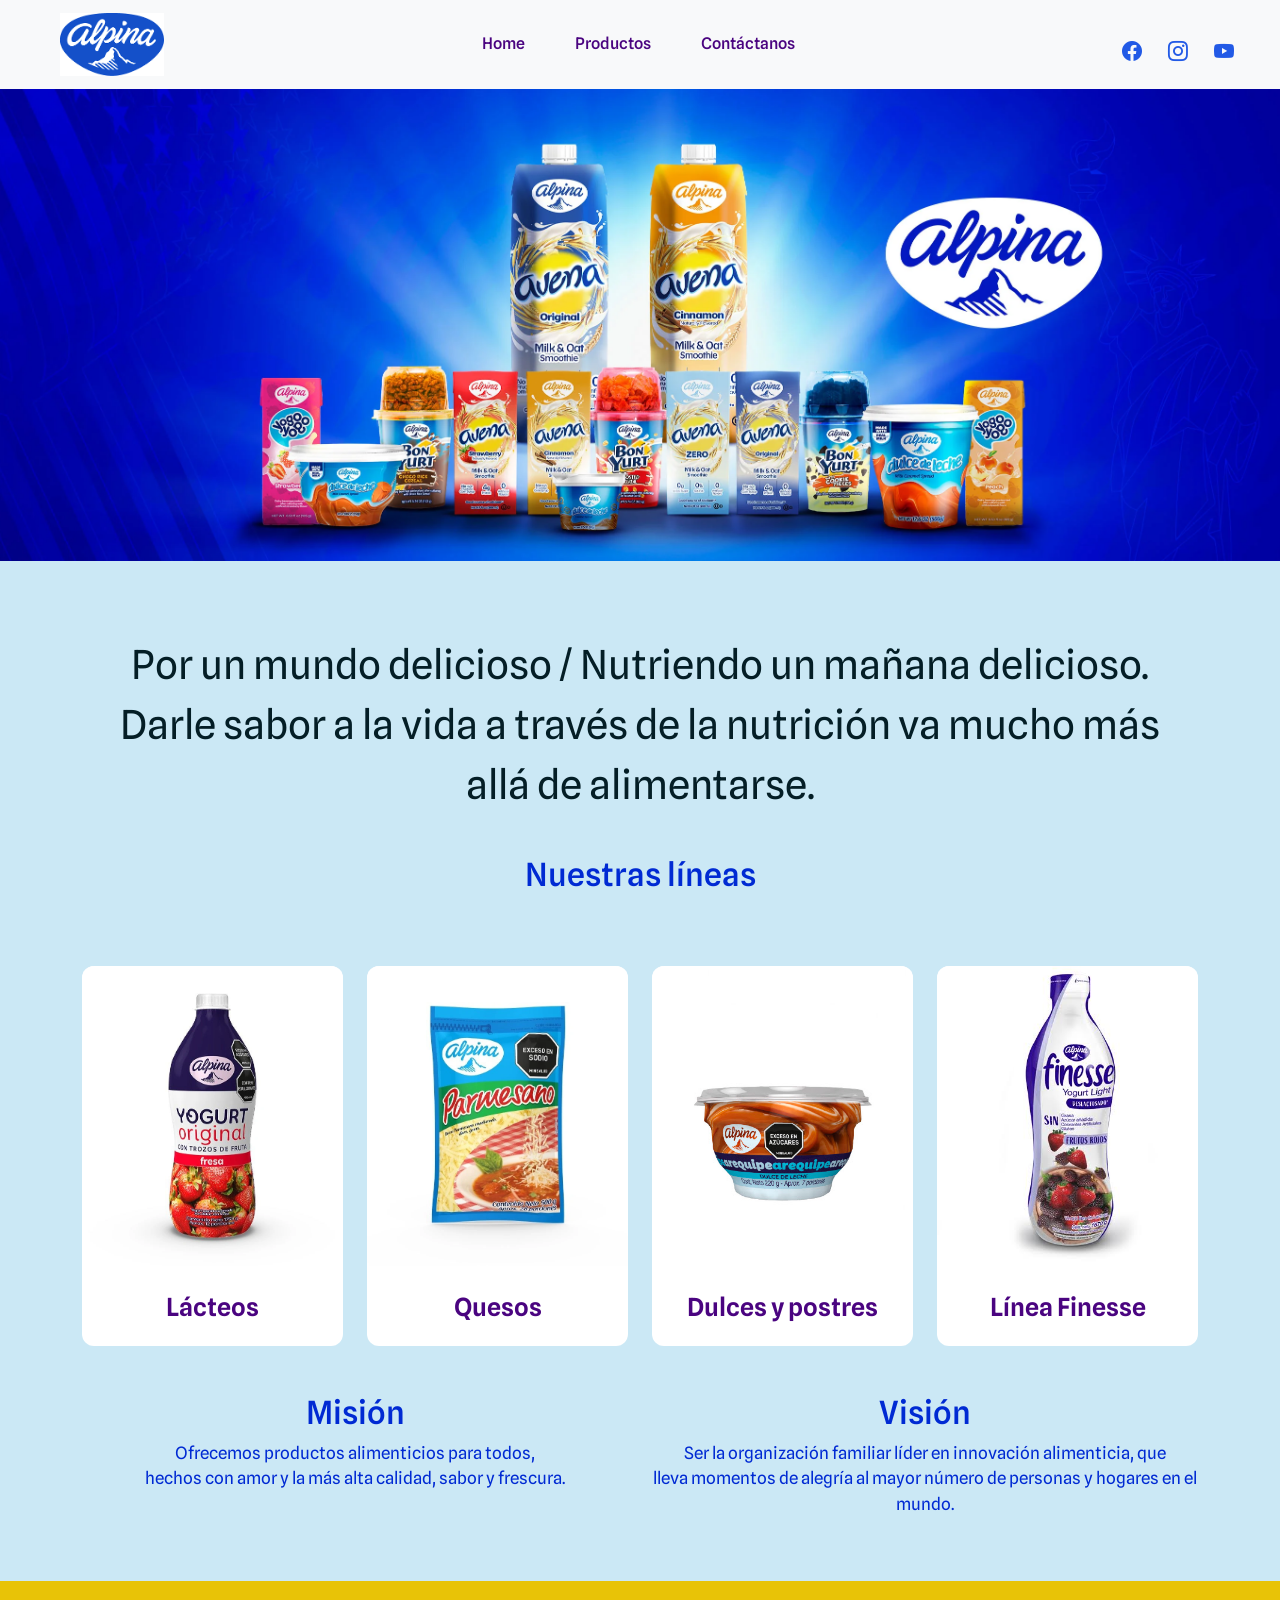
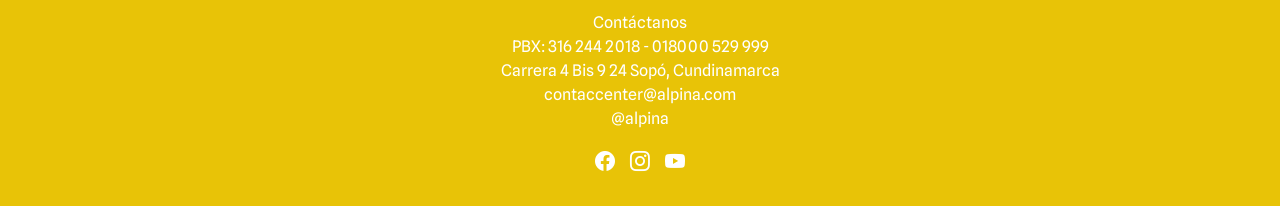
<file: index.html>
<!DOCTYPE html>
<html>
<head>
	<meta charset="utf-8">
	<meta name="viewport" content="width=device-width, initial-scale=1">
	<link href="https://cdn.jsdelivr.net/npm/bootstrap@5.3.2/dist/css/bootstrap.min.css" rel="stylesheet">
	<link href="https://fonts.googleapis.com/css2?family=Montserrat:ital,wght@0,100..900;1,100..900&family=Spline+Sans:wght@300..700&display=swap" rel="stylesheet">
	<link rel="stylesheet" href="https://cdn.jsdelivr.net/npm/bootstrap-icons@1.13.1/font/bootstrap-icons.min.css">
	<link rel="stylesheet" type="text/css" href="css/estilosalpina.css">
	<title></title>
</head>
<body>
	<header class="row">

		<nav class="navbar navbar-expand-lg bg-body-tertiary">
	  		  <div class="container-fluid px-4 px-lg-5">
			  	<a class="navbar-brand ms-4" href="index.html">
				<img src="img/logo.png" width="90"  alt="Logo de la compañia" class="col-12 col-sm-12 col-md-12 col-lg-5 col-xl-5">
				</a>

			    <button class="navbar-toggler" type="button" data-bs-toggle="collapse" data-bs-target="#navbarNav" aria-controls="navbarNav" aria-expanded="false" aria-label="Toggle navigation">
			      <span class="navbar-toggler-icon"></span>
			    </button>
			    <div class="collapse navbar-collapse" id="navbarNav">
			      <ul class="navbar-nav mx-auto gap-4">
			        <li class="nav-item">
			          <a class="nav-link menu-link active" aria-current="page" href="index.html">Home</a>
			        </li>
			        <li class="nav-item">
			          <a class="nav-link menu-link active" aria-current="page" href="productos.html">Productos</a>
			        </li>
			        <li class="nav-item">
			          <a class="nav-link menu-link active" aria-current="page" href="contactanos.html">Contáctanos</a>
			        </li>
			       </ul>

			     <div id="red" class="d-flex gap-3 ms-lg-auto">
					<a href="https://www.facebook.com/" class="red"><i class="bi bi-facebook"></i></a>
					<a href="https://www.instagram.com/" class="red"><i class="bi bi-instagram"></i></a>
					<a href="https://www.youtube.com/" class="red"><i class="bi bi-youtube"></i></a>			
				 </div>
			      </div>
			  </div>
		</nav>
	</header>
	<main class="banner">
		<img src="img/banner.png" alt="productos" class="img-fluid w-100">
	</main>

		<section class="texto-home mt-5">
			<p>Por un mundo delicioso / Nutriendo un mañana delicioso.
				<br>
			Darle sabor a la vida a través de la nutrición va mucho más allá de alimentarse.</p>
		</section>

		<section class="container">
			<h2 class="text-center mb-4">Nuestras líneas</h2>

		<div class="row g-4 mt-5">
				
		  <div class="col-12 col-sm-6 col-md-3 d-flex justify-content-center">				
			<div class="card producto-card" style="width: 18rem;">
			  <img src="img/lacteos.png" class="card-img-top">
			  <div class="card-body">
			    <h5 class="card-title">Lácteos</h5>
			  </div>
			</div>
		  </div>

		  <div class="col-12 col-sm-6 col-md-3 d-flex justify-content-center">
			<div class="card producto-card" style="width: 18rem;">
			  <img src="img/quesos.png" class="card-img-top">
			  <div class="card-body">
			    <h5 class="card-title">Quesos</h5>
			  </div>
			</div>
		  </div>

		  <div class="col-12 col-sm-6 col-md-3 d-flex justify-content-center">
			<div class="card producto-card" style="width: 18rem;">
			  <img src="img/arequipe.jpg" class="card-img-top">
			  <div class="card-body">
			    <h5 class="card-title">Dulces y postres</h5>
			  </div>
			</div>
		  </div>

		  <div class="col-12 col-sm-6 col-md-3 d-flex justify-content-center">
			<div class="card producto-card" style="width: 18rem;">
			  <img src="img/finesse.png" class="card-img-top">
			  <div class="card-body">
			    <h5 class="card-title">Línea Finesse</h5>
			  </div>
			</div>
		  </div>
		 </div>
		
		</section>

		<section id="nos" class="texto-nos py-5">
		    <div class="container">
		        <div class="row">

		            <article class="mision col-12 col-sm-12 col-md-12 col-lg-6 col-xl-6 text-center">
		                <h2>Misión</h2>
		                <p>Ofrecemos productos alimenticios para todos,
		                	<br>
		                	hechos con amor y la más alta calidad, sabor y frescura.
		                </p>
		            </article>

		            <article class="vision col-12 col-sm-12 col-md-12 col-lg-6 col-xl-6 text-center">
		                <h2>Visión</h2>
		                <p> Ser la organización familiar líder en innovación alimenticia, que
		                    <br>
		                    lleva momentos de alegría al mayor número de personas y hogares en el mundo.
		                </p>
		            </article>

		        </div>
		    </div>
		</section>

		<footer>
		<div>
			Contáctanos
			<br>
			PBX: 316 244 2018 -  018000 529 999
			<br>
			Carrera 4 Bis 9 24 Sopó, Cundinamarca
			<br>
			contaccenter@alpina.com
			<br>
			@alpina
			<div id="red2">
					<a href="https://www.facebook.com/" class="red2"><i class="bi bi-facebook"></i></a>
					<a href="https://www.instagram.com/" class="red2"><i class="bi bi-instagram"></i></a>
					<a href="https://www.youtube.com/" class="red2"><i class="bi bi-youtube"></i></a>
			</div>			
		</div>
	</footer>


	<script src="js/bootstrap.min.js"></script>
</body>
</html>
</file>
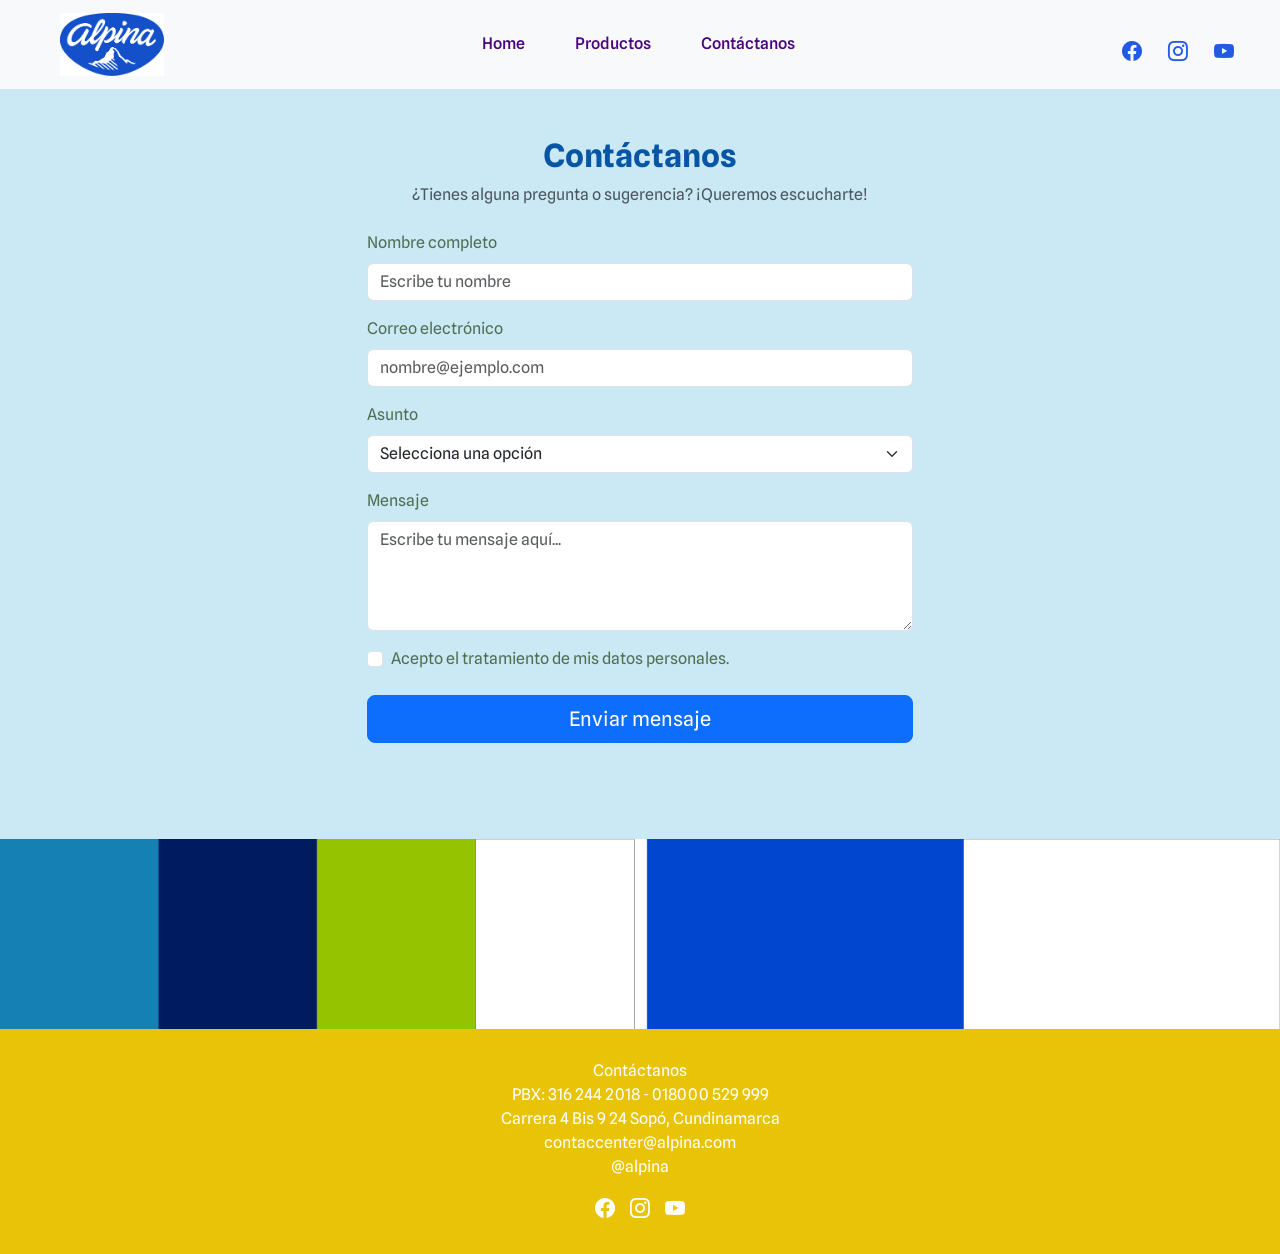
<file: contactanos.html>
<!DOCTYPE html>
<html>
<head>
	<meta charset="utf-8">
	<meta name="viewport" content="width=device-width, initial-scale=1">
	<link href="https://cdn.jsdelivr.net/npm/bootstrap@5.3.2/dist/css/bootstrap.min.css" rel="stylesheet">
	<link href="https://fonts.googleapis.com/css2?family=Montserrat:ital,wght@0,100..900;1,100..900&family=Spline+Sans:wght@300..700&display=swap" rel="stylesheet">
	<link rel="stylesheet" href="https://cdn.jsdelivr.net/npm/bootstrap-icons@1.13.1/font/bootstrap-icons.min.css">
	<link rel="stylesheet" type="text/css" href="css/estilosalpina.css">
	<title></title>
</head>
<body>
	<header class="row">

		<nav class="navbar navbar-expand-lg bg-body-tertiary">
	  		  <div class="container-fluid px-4 px-lg-5">
			  	<a class="navbar-brand ms-4" href="index.html">
				<img src="img/logo.png" width="90"  alt="Logo de la compañia" class="col-12 col-sm-12 col-md-12 col-lg-5 col-xl-5">
				</a>

			    <button class="navbar-toggler" type="button" data-bs-toggle="collapse" data-bs-target="#navbarNav" aria-controls="navbarNav" aria-expanded="false" aria-label="Toggle navigation">
			      <span class="navbar-toggler-icon"></span>
			    </button>
			    <div class="collapse navbar-collapse" id="navbarNav">
			      <ul class="navbar-nav mx-auto gap-4">
			        <li class="nav-item">
			          <a class="nav-link menu-link active" aria-current="page" href="index.html">Home</a>
			        </li>
			        <li class="nav-item">
			          <a class="nav-link menu-link active" aria-current="page" href="productos.html">Productos</a>
			        </li>
			        <li class="nav-item">
			          <a class="nav-link menu-link active" aria-current="page" href="contactanos.html">Contáctanos</a>
			        </li>
			       </ul>

			     <div id="red" class="d-flex gap-3 ms-lg-auto">
					<a href="https://www.facebook.com/" class="red"><i class="bi bi-facebook"></i></a>
					<a href="https://www.instagram.com/" class="red"><i class="bi bi-instagram"></i></a>
					<a href="https://www.youtube.com/" class="red"><i class="bi bi-youtube"></i></a>			
				 </div>
			      </div>
			  </div>
		</nav>
	</header>

	<section class="container py-5">
  <div class="row justify-content-center">
    <div class="col-md-8 col-lg-6">

      <div class="text-center mb-4">
        <h2 class="fw-bold" style="color: #0756a5;">
          Contáctanos
        </h2>
        <p class="text-muted">
          ¿Tienes alguna pregunta o sugerencia?
          ¡Queremos escucharte!
        </p>
      </div>

      <form>
        <!-- Nombre -->
        <div class="mb-3">
          <label for="nombre" class="form-label">
            Nombre completo
          </label>
          <input
            type="text"
            class="form-control"
            id="nombre"
            placeholder="Escribe tu nombre"
            required>
        </div>

        <!-- Correo -->
        <div class="mb-3">
          <label for="correo" class="form-label">
            Correo electrónico
          </label>
          <input
            type="email"
            class="form-control"
            id="correo"
            placeholder="nombre@ejemplo.com"
            required>
        </div>

        <!-- Asunto -->
        <div class="mb-3">
          <label for="asunto" class="form-label">
            Asunto
          </label>
          <select class="form-select" id="asunto" required>
            <option value="" selected disabled>
              Selecciona una opción
            </option>
            <option>Información sobre productos</option>
            <option>Peticiones y sugerencias</option>
            <option>Quejas y reclamos</option>
            <option>Otros</option>
          </select>
        </div>

        <!-- Mensaje -->
        <div class="mb-3">
          <label for="mensaje" class="form-label">
            Mensaje
          </label>
          <textarea
            class="form-control"
            id="mensaje"
            rows="4"
            placeholder="Escribe tu mensaje aquí..."
            required></textarea>
        </div>

        <!-- Aceptación -->
        <div class="form-check mb-4">
          <input
            class="form-check-input"
            type="checkbox"
            id="privacidad"
            required>
          <label class="form-check-label" for="privacidad">
            Acepto el tratamiento de mis datos personales.
          </label>
        </div>

        <!-- Botón -->
        <div class="d-grid">
          <button
            type="submit"
            class="btn btn-primary btn-lg">
            Enviar mensaje
          </button>
        </div>
      </form>

    </div>
  </div>
</section>

	<section class="bannerdepie mt-5">
			<img src="img/banner2.png" alt="ponque" width="100%">
		</section>

	<footer>
		<div>
			Contáctanos
			<br>
			PBX: 316 244 2018 -  018000 529 999
			<br>
			Carrera 4 Bis 9 24 Sopó, Cundinamarca
			<br>
			contaccenter@alpina.com
			<br>
			@alpina
			<div id="red2">
					<a href="https://www.facebook.com/" class="red2"><i class="bi bi-facebook"></i></a>
					<a href="https://www.instagram.com/" class="red2"><i class="bi bi-instagram"></i></a>
					<a href="https://www.youtube.com/" class="red2"><i class="bi bi-youtube"></i></a>
			</div>			
		</div>
	</footer>


	<script src="js/bootstrap.min.js"></script>
</body>
</html>
</file>
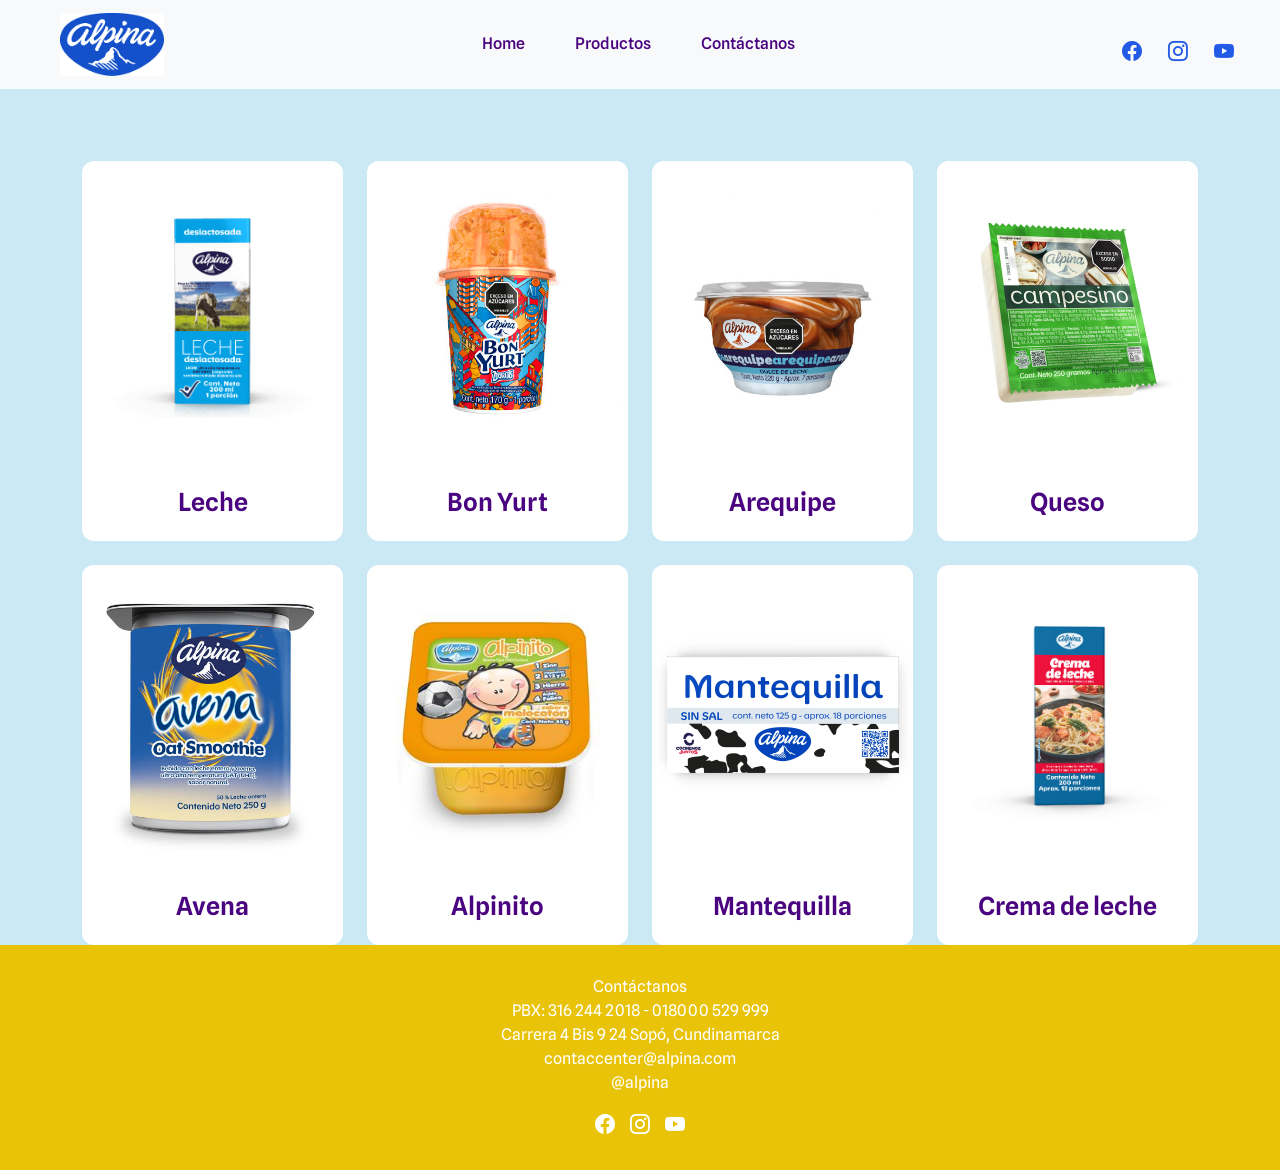
<file: productos.html>
<!DOCTYPE html>
<html>
<head>
	<meta charset="utf-8">
	<meta name="viewport" content="width=device-width, initial-scale=1">
	<link href="https://cdn.jsdelivr.net/npm/bootstrap@5.3.2/dist/css/bootstrap.min.css" rel="stylesheet">
	<link href="https://fonts.googleapis.com/css2?family=Montserrat:ital,wght@0,100..900;1,100..900&family=Spline+Sans:wght@300..700&display=swap" rel="stylesheet">
	<link rel="stylesheet" href="https://cdn.jsdelivr.net/npm/bootstrap-icons@1.13.1/font/bootstrap-icons.min.css">
	<link rel="stylesheet" type="text/css" href="css/estilosalpina.css">
	<title></title>
</head>
<body>
	<header class="row">

		<nav class="navbar navbar-expand-lg bg-body-tertiary">
	  		  <div class="container-fluid px-4 px-lg-5">
			  	<a class="navbar-brand ms-4" href="index.html">
				<img src="img/logo.png" width="90"  alt="Logo de la compañia" class="col-12 col-sm-12 col-md-12 col-lg-5 col-xl-5">
				</a>

			    <button class="navbar-toggler" type="button" data-bs-toggle="collapse" data-bs-target="#navbarNav" aria-controls="navbarNav" aria-expanded="false" aria-label="Toggle navigation">
			      <span class="navbar-toggler-icon"></span>
			    </button>
			    <div class="collapse navbar-collapse" id="navbarNav">
			      <ul class="navbar-nav mx-auto gap-4">
			        <li class="nav-item">
			          <a class="nav-link menu-link active" aria-current="page" href="index.html">Home</a>
			        </li>
			        <li class="nav-item">
			          <a class="nav-link menu-link active" aria-current="page" href="productos.html">Productos</a>
			        </li>
			        <li class="nav-item">
			          <a class="nav-link menu-link active" aria-current="page" href="contactanos.html">Contáctanos</a>
			        </li>
			       </ul>

			     <div id="red" class="d-flex gap-3 ms-lg-auto">
					<a href="https://www.facebook.com/" class="red"><i class="bi bi-facebook"></i></a>
					<a href="https://www.instagram.com/" class="red"><i class="bi bi-instagram"></i></a>
					<a href="https://www.youtube.com/" class="red"><i class="bi bi-youtube"></i></a>			
				 </div>
			      </div>
			  </div>
		</nav>
	</header>
	<section class="container">
			
		<div class="row g-4 mt-5">
				
		  <div class="col-12 col-sm-6 col-md-3 d-flex justify-content-center">				
			<div class="card producto-card" style="width: 18rem;">
			  <img src="img/producto1.png" class="card-img-top">
			  <div class="card-body">
			    <h5 class="card-title">Leche</h5>
			  </div>
			</div>
		  </div>

		  <div class="col-12 col-sm-6 col-md-3 d-flex justify-content-center">
			<div class="card producto-card" style="width: 18rem;">
			  <img src="img/producto2.jpg" class="card-img-top">
			  <div class="card-body">
			    <h5 class="card-title">Bon Yurt</h5>
			  </div>
			</div>
		  </div>

		  <div class="col-12 col-sm-6 col-md-3 d-flex justify-content-center">
			<div class="card producto-card" style="width: 18rem;">
			  <img src="img/producto3.png" class="card-img-top">
			  <div class="card-body">
			    <h5 class="card-title">Arequipe</h5>
			  </div>
			</div>
		  </div>

		  <div class="col-12 col-sm-6 col-md-3 d-flex justify-content-center">
			<div class="card producto-card" style="width: 18rem;">
			  <img src="img/producto4.png" class="card-img-top">
			  <div class="card-body">
			    <h5 class="card-title">Queso</h5>
			  </div>
			</div>
		  </div>

		  <div class="col-12 col-sm-6 col-md-3 d-flex justify-content-center">				
			<div class="card producto-card" style="width: 18rem;">
			  <img src="img/producto5.png" class="card-img-top">
			  <div class="card-body">
			    <h5 class="card-title">Avena</h5>
			  </div>
			</div>
		  </div>

		  <div class="col-12 col-sm-6 col-md-3 d-flex justify-content-center">
			<div class="card producto-card" style="width: 18rem;">
			  <img src="img/producto6.jpg" class="card-img-top">
			  <div class="card-body">
			    <h5 class="card-title">Alpinito</h5>
			  </div>
			</div>
		  </div>

		  <div class="col-12 col-sm-6 col-md-3 d-flex justify-content-center">
			<div class="card producto-card" style="width: 18rem;">
			  <img src="img/producto7.png" class="card-img-top">
			  <div class="card-body">
			    <h5 class="card-title">Mantequilla</h5>
			  </div>
			</div>
		  </div>

		  <div class="col-12 col-sm-6 col-md-3 d-flex justify-content-center">
			<div class="card producto-card" style="width: 18rem;">
			  <img src="img/producto8.png" class="card-img-top">
			  <div class="card-body">
			    <h5 class="card-title">Crema de leche</h5>
			  </div>
			</div>
		  </div>
		 </div>
		
		</section>

		<footer>
		<div>
			Contáctanos
			<br>
			PBX: 316 244 2018 -  018000 529 999
			<br>
			Carrera 4 Bis 9 24 Sopó, Cundinamarca
			<br>
			contaccenter@alpina.com
			<br>
			@alpina
			<div id="red2">
					<a href="https://www.facebook.com/" class="red2"><i class="bi bi-facebook"></i></a>
					<a href="https://www.instagram.com/" class="red2"><i class="bi bi-instagram"></i></a>
					<a href="https://www.youtube.com/" class="red2"><i class="bi bi-youtube"></i></a>
			</div>			
		</div>
	</footer>


	<script src="js/bootstrap.min.js"></script>
</body>
</html>
</file>
<file: css/estilosalpina.css>
body {
	font-family: "Spline Sans", sans-serif;
    background-color:#cbe8f5;
    color: #4f6f52;
}

#red{
	display: flex;
	justify-content: center;
	align-items: center;
	font-size: 20px;
	transition: all 0.3s ease;
	color: #225ae6 !important;
	margin-top: 15px;
}

.red:hover{
	color:#002ad3;
	transform:scale(1.2);
}

.red i{
	color:#225ae6;
	transition:all 0.3s ease;
}

.red:hover i{
	color:#060480;
	transform:scale(1.2);
}

.logo {
    font-size: 28px;
    font-weight: bold;
    letter-spacing: 3px;
}

.brand img{
	height: 90px;
	width: auto;
}

.navbar{
	padding-left: 0;
	padding-right: 0;
	background-color:#225ae6;
}

.navbar a{
	color: #225ae6;
	margin-right: 10px;
}

.nav-link{
	font-weight:500;
	color: #4a0480 !important;
}

.menu-link{
	color: white;
	padding:6px 12px;
	border-radius:16px;
	transition: all 0.3s ease;
}

.menu-link:hover{
	background-color:#e8c307;
	color:white;
}

.banner{
	position: relative;
}

.banner-texto{
	position:absolute;
	top:50%;
	left:15%;
	transform:translateY(-50%);
	color:white;
	max-width:300px;
}


.text-center{
	color: #002ad3 !important;
}

.texto-home{
	padding: 2%;
}
.texto-home p{
	font-family: "Spline Sans", sans-serif;
	color: #041e26 !important;
	text-align: center;
	padding-right: 5%;
	padding-left: 5%;
	font-size: 40px;
}

.producto-card{
	border:none;
	border-radius:12px;
	overflow:hidden;
	transition:0.3s;
	text-align:center;
}

.producto-card img{
	height:300px;
	object-fit:cover;
}

.producto-card:hover{
	transform:translateY(-5px);
	box-shadow:0 8px 20px rgba(0,0,0,0.2);
}

.card-title{
	font-size:25px;
	font-weight:600;
	color:#4a0480;
	margin-top:10px;
}


footer {
    text-align: center;
    padding: 30px;
    background-color: #e8c307;
    color: white;
}
#red2{
	display:flex;
	justify-content:center;
	align-items:center;
	gap:15px;
	font-size:20px;
	margin-top:15px;
}

.red2 i{
	color:white;
	transition:all 0.3s ease;
}

.red2:hover i{
	color:#e8c307 !important;
	transform:scale(1.2);
}

#nos{
	padding: 3%;
	font-family: "Spline Sans", sans-serif;
	color: #031240 !important;
	text-align: center;
	font-size: 17px;
}

.banner-nosotros{
	text-align: center;
}

.img-centrada{
	display: block;
	margin: 0 auto;
	max-width: 90%;
	height: auto;
}
</file>
